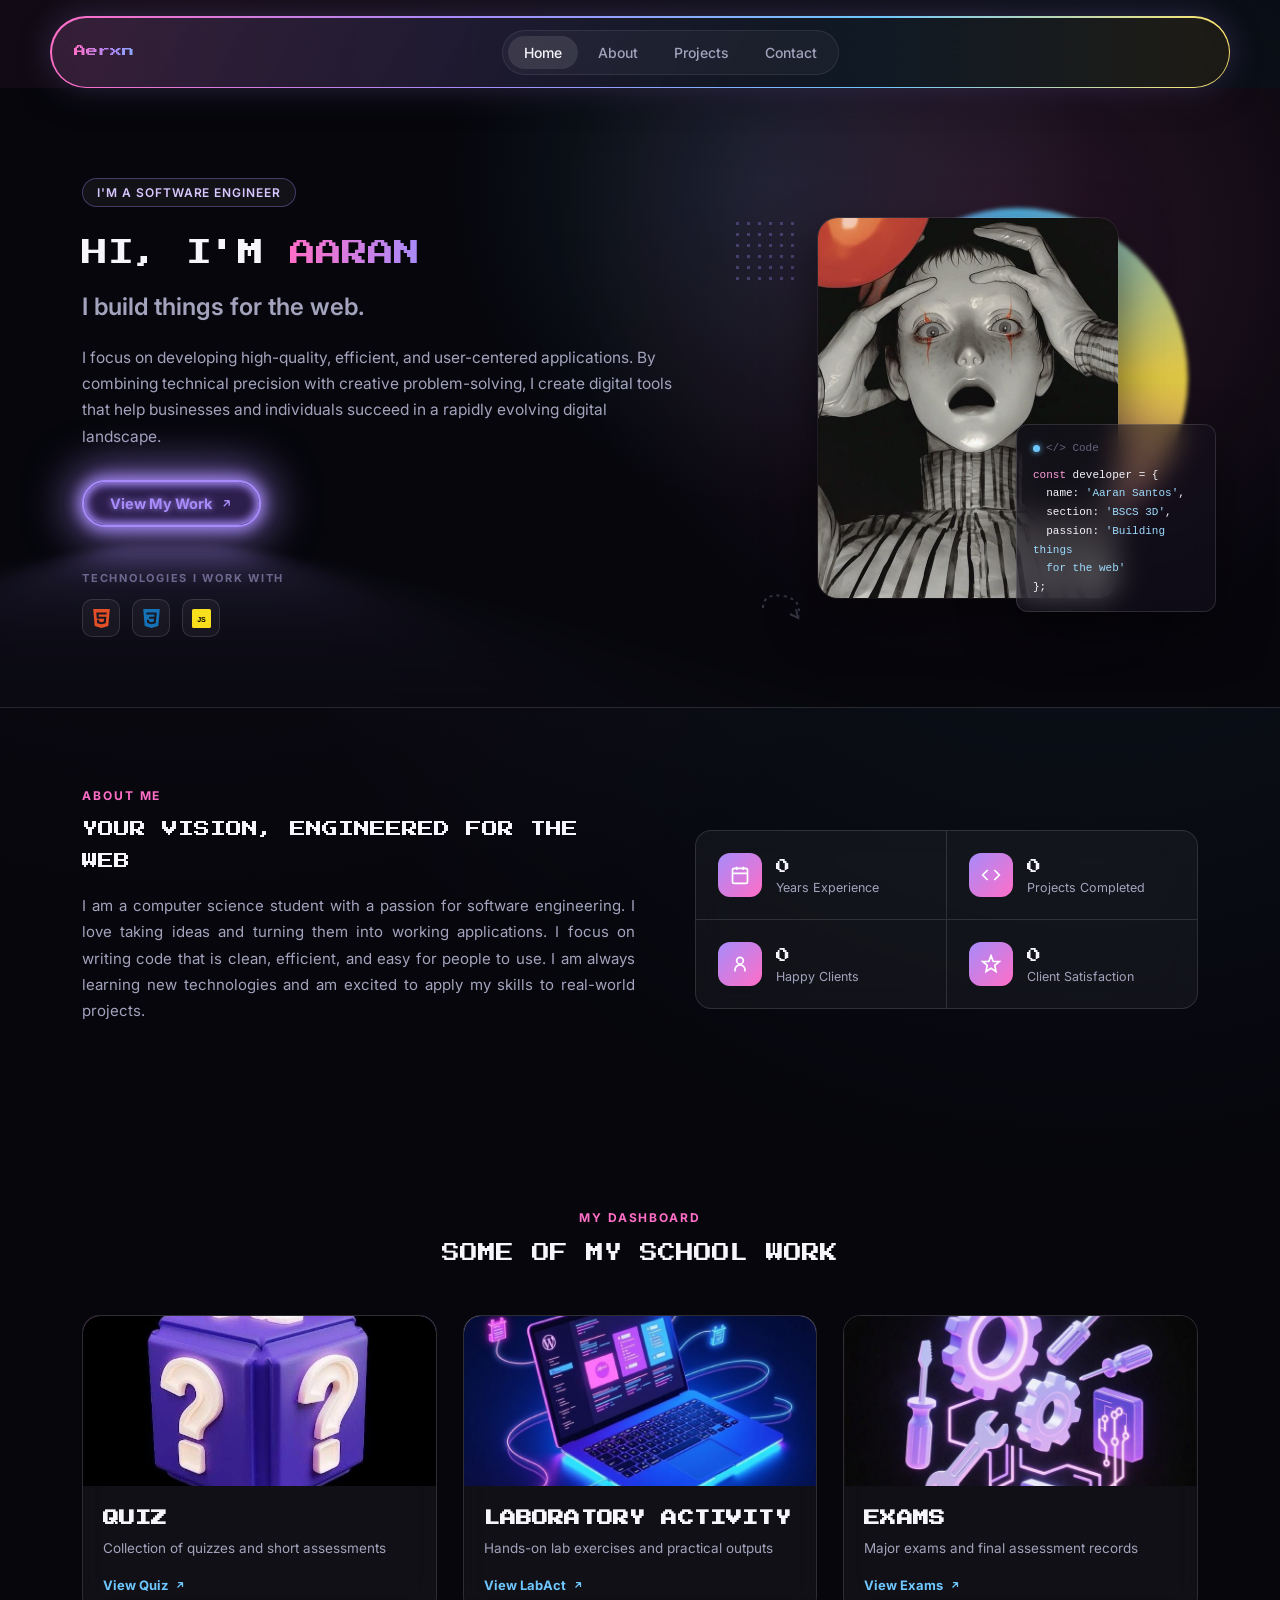
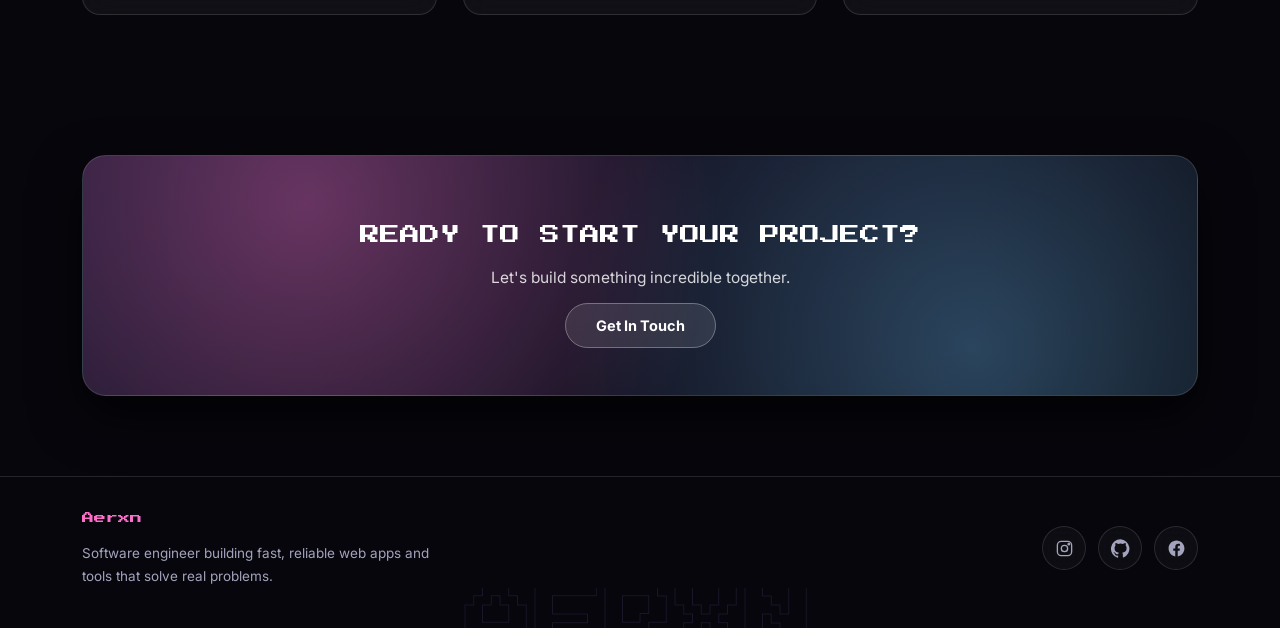
<file: index.html>
<!DOCTYPE html>
<html lang="en">
<head>
<meta charset="UTF-8">
<meta name="viewport" content="width=device-width, initial-scale=1.0">
<title>Aerxn</title>
<link rel="icon" type="image/jpeg" href="asaka.png">
<link rel="stylesheet" href="style.css">
</head>
<body>

<!--navigator in the upper part-->
<header>
  <div class="nav-shell">
  <nav>
    <div class="logo">Aerxn</div>
    <ul class="nav-links" id="navLinks">
      <li><a href="#home" class="active">Home</a></li>
      <li><a href="#about">About</a></li>
      <li><a href="#projects">Projects</a></li>
      <li><a href="#contact">Contact</a></li>
    </ul>
    <div style="display:flex;align-items:center;gap:14px;">
      <button class="menu-toggle" id="menuToggle" aria-label="Toggle menu">☰</button>
    </div>
  </nav>
  </div>
</header>

<!-- ================= introduction hero ================= -->
<section class="hero" id="home">
  <div class="container hero-grid">
    <div>
      <span class="eyebrow">I'M A SOFTWARE ENGINEER</span>
      <h1>Hi, I'm <span class="accent">Aaran</span></h1>
      <h2>I build things for the web.</h2>
      <p>I focus on developing high-quality, efficient, and user-centered applications. By combining technical precision with creative problem-solving, 
        I create digital tools that help businesses and individuals succeed in a rapidly evolving digital landscape.</p>
      <div class="hero-btns">
        <a href="#projects" class="btn-primary">View My Work
          <svg width="13" height="13" viewBox="0 0 24 24" fill="none" stroke="currentColor" stroke-width="2.5"><path d="M7 17L17 7M17 7H8M17 7V16"/></svg>
        </a>
      </div>
      <div class="tech-label">TECHNOLOGIES I WORK WITH</div>
      <div class="tech-icons">
        <div class="icon-box" title="HTML5">
          <svg viewBox="0 0 24 24"><path fill="#e34f26" d="M1.5 0h21l-1.91 21.563L11.977 24l-8.564-2.438L1.5 0zm7.031 9.75l-.232-2.718 10.059.003.23-2.622L5.412 4.41l.698 8.01h9.126l-.326 3.426-2.91.804-2.955-.81-.188-2.11H6.248l.33 4.171L12 19.351l5.379-1.443.744-8.157H8.531z"/></svg>
        </div>
        <div class="icon-box" title="CSS3">
          <svg viewBox="0 0 24 24"><path fill="#1572b6" d="M1.5 0h21l-1.91 21.563L11.977 24l-8.564-2.438L1.5 0zm17.09 4.413L5.41 4.41l.213 2.622 10.125.002-.255 2.716h-6.64l.24 2.573h6.182l-.366 3.523-2.91.804-2.956-.81-.188-2.11h-2.61l.29 3.855L12 19.351l5.379-1.443L18.59 4.413z"/></svg>
        </div>
        <div class="icon-box" title="JavaScript">
          <svg viewBox="0 0 24 24">
            <rect width="24" height="24" rx="2" fill="#f7df1e"/>
            <text x="12" y="16.5" text-anchor="middle" font-family="Arial, Helvetica, sans-serif" font-weight="700" font-size="9" fill="#000000">JS</text>
          </svg>
        </div>
      </div>
    </div>

    <!-- profile pic section -->
    <div class="hero-visual">
      <div class="blob"></div>
      <div class="dots"></div>
      <div class="avatar-wrap">
        <!-- this is the first image visitors see, so it loads eagerly (not lazy) and is flagged high priority -->
        <img class="avatar-photo" src="clown.jpg" alt="Profile photo" loading="eager" fetchpriority="high">
      </div>

      <!-- floating section besides prof -->
      <div class="code-card">
        <div class="code-head"><span class="dot"></span> &lt;/&gt; Code</div>
        <div><span class="k">const</span> developer = {</div>
        <div>&nbsp;&nbsp;name: <span class="s">'Aaran Santos'</span>,</div>
        <div>&nbsp;&nbsp;section: <span class="s">'BSCS 3D'</span>,</div>
        <div>&nbsp;&nbsp;passion: <span class="s">'Building things</span></div>
        <div>&nbsp;&nbsp;<span class="s">for the web'</span></div>
        <div>};</div>
      </div>
      <svg class="swirl-arrow" viewBox="0 0 60 60" fill="none" stroke="currentColor" stroke-width="2">
        <path d="M5 20 Q5 5 25 8 Q45 11 40 30" stroke-dasharray="3 4"/>
        <path d="M32 26 L40 30 L38 21" fill="none"/>
      </svg>
    </div>
  </div>
</section>

<!-- ================= about section ================= -->
<section class="about" id="about">
  <div class="container about-grid">
    <div>
      <span class="section-eyebrow">ABOUT ME</span>
      <h3>Your Vision, Engineered for the Web</h3>
      <p>I am a computer science student with a passion for software engineering. I love taking ideas and turning them into working applications. 
        I focus on writing code that is clean, efficient, and easy for people to use. I am always learning new technologies and am excited to apply my skills to real-world projects.</p>
    </div>
    <div class="stats-grid">
      <div class="stat">
        <div class="stat-icon"><svg viewBox="0 0 24 24" fill="none" stroke="#fff" stroke-width="2"><rect x="3" y="4" width="18" height="18" rx="2"/><path d="M16 2v4M8 2v4M3 10h18"/></svg></div>
        <div><div class="stat-num">0</div><div class="stat-label">Years Experience</div></div>
      </div>
      <div class="stat">
        <div class="stat-icon"><svg viewBox="0 0 24 24" fill="none" stroke="#fff" stroke-width="2"><path d="M16 18l6-6-6-6M8 6l-6 6 6 6"/></svg></div>
        <div><div class="stat-num">0</div><div class="stat-label">Projects Completed</div></div>
      </div>
      <div class="stat">
        <div class="stat-icon"><svg viewBox="0 0 24 24" fill="none" stroke="#fff" stroke-width="2"><circle cx="12" cy="8" r="4"/><path d="M6 21v-2a6 6 0 0112 0v2"/></svg></div>
        <div><div class="stat-num">0</div><div class="stat-label">Happy Clients</div></div>
      </div>
      <div class="stat">
        <div class="stat-icon"><svg viewBox="0 0 24 24" fill="none" stroke="#fff" stroke-width="2"><path d="M12 2l2.6 6.8L22 9l-5.5 4.6L18 21l-6-3.8L6 21l1.5-7.4L2 9l7.4-.2z"/></svg></div>
        <div><div class="stat-num">0</div><div class="stat-label">Client Satisfaction</div></div>
      </div>
    </div>
  </div>
</section>

<!-- dashboard section  -->
<section class="projects" id="projects">
  <div class="container">
    <span class="section-eyebrow">MY DASHBOARD</span>
    <h3>Some of My School Work</h3>
    <div class="projects-grid">
      <a href="Activities.html#quiz" class="project-card">
        <div class="project-thumb thumb-1">
          <img src="quiz icon.jpg" alt="Quiz" loading="lazy">
        </div>
        <div class="project-body">
          <h4>Quiz</h4>
          <p>Collection of quizzes and short assessments</p>
          <span class="view-link">View Quiz
            <svg width="12" height="12" viewBox="0 0 24 24" fill="none" stroke="currentColor" stroke-width="2.5"><path d="M7 17L17 7M17 7H8M17 7V16"/></svg>
          </span>
        </div>
      </a>
      <a href="Activities.html#labact" class="project-card">
        <div class="project-thumb thumb-2">
          <img src="computer.jpg" alt="labact" loading="lazy">
        </div>
        <div class="project-body">
          <h4>Laboratory Activity</h4>
          <p>Hands-on lab exercises and practical outputs</p>
          <span class="view-link">View LabAct
            <svg width="12" height="12" viewBox="0 0 24 24" fill="none" stroke="currentColor" stroke-width="2.5"><path d="M7 17L17 7M17 7H8M17 7V16"/></svg>
          </span>
        </div>
      </a>
      <a href="Activities.html#exams" class="project-card">
        <div class="project-thumb thumb-3">
          <img src="exam.jpg" alt="labact" loading="lazy">
        </div>
        <div class="project-body">
          <h4>Exams</h4>
          <p>Major exams and final assessment records</p>
          <span class="view-link">View Exams
            <svg width="12" height="12" viewBox="0 0 24 24" fill="none" stroke="currentColor" stroke-width="2.5"><path d="M7 17L17 7M17 7H8M17 7V16"/></svg>
          </span>
        </div>
      </a>
    </div>
  </div>
</section>

<!-- ================= contact section ================= -->
 <section class="contact" id="contact">
  <div class="container">
    <div class="cta-banner">
      <h3>Ready to Start Your Project?</h3>
      <p>Let's build something incredible together.</p>
      <a href="contact.html" class="btn-cta" id="getInTouchBtn">Get In Touch</a>
    </div>
  </div>
</section>

<!-- footer, removed the bottom copyright line so it just ends after the socials now -->
<footer class="site-footer">
  <div class="container footer-grid">
    <div class="footer-brand">
      <div class="logo">Aerxn</div>
      <p>Software engineer building fast, reliable web apps and tools that solve real problems.</p>
    </div>
    
    <!--social media section-->
    <div class="footer-col footer-col-icons">
      <div class="footer-socials">
        <a href="https://www.instagram.com/ae.rxnnn" target="_blank" rel="noopener" aria-label="Instagram"><svg viewBox="0 0 24 24" fill="none" stroke="currentColor" stroke-width="1.7"><rect x="3" y="3" width="18" height="18" rx="5"/><circle cx="12" cy="12" r="4"/><circle cx="17.5" cy="6.5" r="1"/></svg></a>
        <a href="https://github.com/ran-nn00" aria-label="GitHub"><svg viewBox="0 0 24 24" fill="currentColor"><path d="M12 .3a12 12 0 00-3.8 23.4c.6.1.8-.3.8-.6v-2.2c-3.3.7-4-1.6-4-1.6-.6-1.4-1.4-1.8-1.4-1.8-1.1-.8.1-.8.1-.8 1.2.1 1.9 1.2 1.9 1.2 1.1 1.9 2.9 1.3 3.6 1 .1-.8.4-1.3.8-1.6-2.7-.3-5.5-1.3-5.5-5.9 0-1.3.5-2.4 1.2-3.2-.1-.3-.5-1.5.1-3.2 0 0 1-.3 3.3 1.2a11.5 11.5 0 016 0c2.3-1.5 3.3-1.2 3.3-1.2.6 1.7.2 2.9.1 3.2.8.8 1.2 1.9 1.2 3.2 0 4.6-2.8 5.6-5.5 5.9.4.4.8 1.1.8 2.2v3.3c0 .3.2.7.8.6A12 12 0 0012 .3z"/></svg></a>
        <a href="https://www.facebook.com/share/19PNof8DN8/" aria-label="Facebook"><svg viewBox="0 0 24 24" fill="currentColor"><path d="M22 12.06C22 6.5 17.52 2 12 2S2 6.5 2 12.06c0 5 3.66 9.15 8.44 9.94v-7.03H7.9v-2.91h2.54V9.85c0-2.5 1.49-3.89 3.77-3.89 1.09 0 2.23.2 2.23.2v2.45h-1.26c-1.24 0-1.63.77-1.63 1.56v1.89h2.78l-.44 2.91h-2.34V22c4.78-.79 8.44-4.94 8.44-9.94z"/></svg></a>
      </div>
    </div>
  </div>

  <div class="footer-ghost">AERXN</div>
</footer>

<script src="script.js"></script>
</body>
</html>
</file>
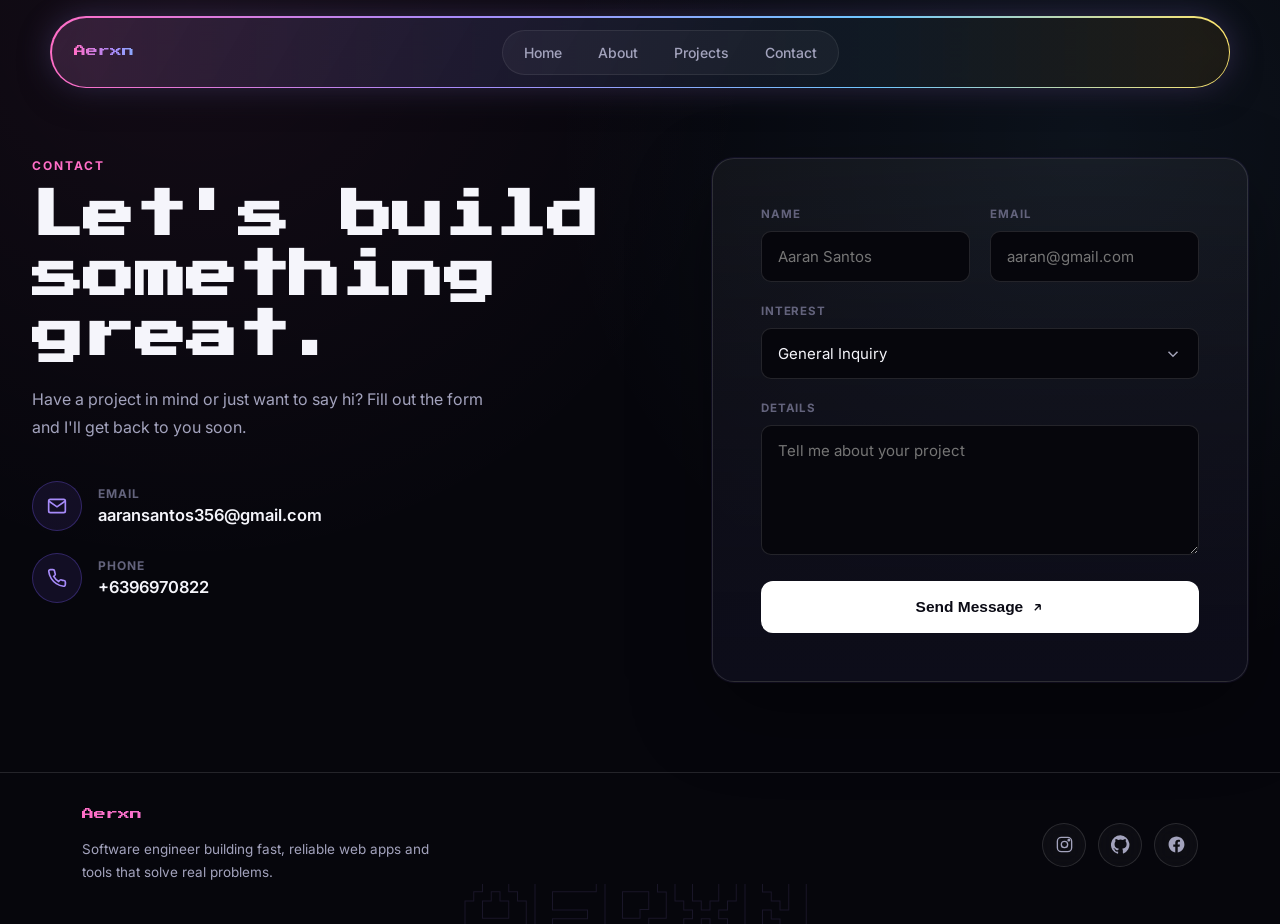
<file: contact.html>
<!DOCTYPE html>
<html lang="en">
<head>
<meta charset="UTF-8">
<meta name="viewport" content="width=device-width, initial-scale=1.0">
<title>Contact — Aerxn</title>
<link rel="icon" type="image/jpeg" href="asaka.png">
<link rel="stylesheet" href="style.css">
<link rel="stylesheet" href="contact.css">
</head>
<body>

<header>
  <div class="nav-shell">
  <nav>
    <a href="index.html" class="logo">Aerxn</a>
    <ul class="nav-links" id="navLinks">
      <li><a href="index.html#home">Home</a></li>
      <li><a href="index.html#about">About</a></li>
      <li><a href="index.html#projects">Projects</a></li>
      <li><a href="contact.html" class="active">Contact</a></li>
    </ul>
    <div style="display:flex;align-items:center;gap:14px;">
      <button class="menu-toggle" id="menuToggle" aria-label="Toggle menu">☰</button>
    </div>
  </nav>
  </div>
</header>

<!-- ================= CONTACT PAGE ================= -->
<section class="contact contact-page" id="contact">
  <div class="container contact-layout">
    <div class="contact-copy">
      <span class="section-eyebrow">CONTACT</span>
      <h3>Let's build something great.</h3>
      <p>Have a project in mind or just want to say hi? Fill out the form and I'll get back to you soon.</p>
      <div class="contact-detail">
        <div class="detail-icon"><svg width="17" height="17" viewBox="0 0 24 24" fill="none" stroke="currentColor" stroke-width="2"><rect x="2" y="4" width="20" height="16" rx="2"/><path d="M22 6l-10 7L2 6"/></svg></div>
        <div>
          <span class="detail-label">Email</span>
          <span class="detail-value">aaransantos356@gmail.com</span>
        </div>
      </div>
      <div class="contact-detail">
        <div class="detail-icon"><svg width="17" height="17" viewBox="0 0 24 24" fill="none" stroke="currentColor" stroke-width="2"><path d="M22 16.9v3a2 2 0 01-2.2 2 19.8 19.8 0 01-8.6-3.1 19.5 19.5 0 01-6-6 19.8 19.8 0 01-3.1-8.7A2 2 0 014.1 2h3a2 2 0 012 1.7c.1 1 .3 2 .7 2.9a2 2 0 01-.4 2.1L8 10.1a16 16 0 006 6l1.4-1.4a2 2 0 012.1-.4c.9.4 1.9.6 2.9.7a2 2 0 011.7 2z"/></svg></div>
        <div>
          <span class="detail-label">Phone</span>
          <span class="detail-value">+6396970822</span>
        </div>
      </div>
    </div>

    <div class="contact-form-card">
      <form id="contactForm">
        <div class="form-row">
          <div class="form-field">
            <label>Name</label>
            <input type="text" placeholder="Aaran Santos" required>
          </div>
          <div class="form-field">
            <label>Email</label>
            <input type="email" placeholder="aaran@gmail.com" required>
          </div>
        </div>
        <div class="form-field">
          <label>Interest</label>
          <select>
            <option>General Inquiry</option>
            <option>Web Development</option>
            <option>Collaboration</option>
            <option>Other</option>
          </select>
        </div>
        <div class="form-field">
          <label>Details</label>
          <textarea placeholder="Tell me about your project" required></textarea>
        </div>
        <button type="submit" class="btn-send">Send Message
          <svg width="13" height="13" viewBox="0 0 24 24" fill="none" stroke="currentColor" stroke-width="2.5"><path d="M7 17L17 7M17 7H8M17 7V16"/></svg>
        </button>
        <div class="form-msg" id="formMsg">Thanks! Your message has been noted (demo only — connect a backend to actually receive messages).</div>
      </form>
    </div>
  </div>
</section>

<!-- footer, removed the bottom copyright line to match the other pages -->
<footer class="site-footer">
  <div class="container footer-grid">
    <div class="footer-brand">
      <div class="logo">Aerxn</div>
      <p>Software engineer building fast, reliable web apps and tools that solve real problems.</p>
    </div>

    <div class="footer-col footer-col-icons">
      <div class="footer-socials">
        <a href="https://www.instagram.com/ae.rxnnn" target="_blank" rel="noopener" aria-label="Instagram"><svg viewBox="0 0 24 24" fill="none" stroke="currentColor" stroke-width="1.7"><rect x="3" y="3" width="18" height="18" rx="5"/><circle cx="12" cy="12" r="4"/><circle cx="17.5" cy="6.5" r="1"/></svg></a>
        <a href="https://github.com/ran-nn00" aria-label="GitHub"><svg viewBox="0 0 24 24" fill="currentColor"><path d="M12 .3a12 12 0 00-3.8 23.4c.6.1.8-.3.8-.6v-2.2c-3.3.7-4-1.6-4-1.6-.6-1.4-1.4-1.8-1.4-1.8-1.1-.8.1-.8.1-.8 1.2.1 1.9 1.2 1.9 1.2 1.1 1.9 2.9 1.3 3.6 1 .1-.8.4-1.3.8-1.6-2.7-.3-5.5-1.3-5.5-5.9 0-1.3.5-2.4 1.2-3.2-.1-.3-.5-1.5.1-3.2 0 0 1-.3 3.3 1.2a11.5 11.5 0 016 0c2.3-1.5 3.3-1.2 3.3-1.2.6 1.7.2 2.9.1 3.2.8.8 1.2 1.9 1.2 3.2 0 4.6-2.8 5.6-5.5 5.9.4.4.8 1.1.8 2.2v3.3c0 .3.2.7.8.6A12 12 0 0012 .3z"/></svg></a>
        <a href="https://www.facebook.com/share/19PNof8DN8/" aria-label="Facebook"><svg viewBox="0 0 24 24" fill="currentColor"><path d="M22 12.06C22 6.5 17.52 2 12 2S2 6.5 2 12.06c0 5 3.66 9.15 8.44 9.94v-7.03H7.9v-2.91h2.54V9.85c0-2.5 1.49-3.89 3.77-3.89 1.09 0 2.23.2 2.23.2v2.45h-1.26c-1.24 0-1.63.77-1.63 1.56v1.89h2.78l-.44 2.91h-2.34V22c4.78-.79 8.44-4.94 8.44-9.94z"/></svg></a>
      </div>
    </div>
  </div>

  <div class="footer-ghost">AERXN</div>
</footer>

<script src="script.js"></script>
</body>
</html>
</file>
<file: style.css>
@import url('https://fonts.googleapis.com/css2?family=Press+Start+2P&family=Inter:wght@400;500;600;700&display=swap');

:root{
    /* Y2K / holographic aesthetic: near-black base, iridescent chrome accents */
    --bg: #06060c;
    --bg-alt: #08080f;
    --card: rgba(255,255,255,0.045);
    --card-border: rgba(255,255,255,0.12);
    --purple: #a78bfa;   /* holo purple */
    --purple-dark: #6d5bd0;
    --blue: #6ec7ff;     /* holo cyan */
    --pink: #ff6ec7;     /* holo pink */
    --yellow: #ffe66d;   /* holo yellow, used sparingly */
    --light: #d9d9ff;
    --text: #f5f5fb;
    --text-dim: #a3a3bd;
    --text-faint: #63637c;
  }
  /* reset so browsers dont add their own spacing */
  *{margin:0;padding:0;box-sizing:border-box;}
  html{scroll-behavior:smooth;} /* makes clicking nav links scroll smoothly instead of jumping */
  body{
    background:
      radial-gradient(circle at 15% 0%, rgba(255,110,199,0.06), transparent 40%),
      radial-gradient(circle at 85% 15%, rgba(110,199,255,0.07), transparent 40%),
      var(--bg);
    color:var(--text);
    font-family:'Inter', -apple-system, BlinkMacSystemFont, Roboto, Helvetica, Arial, sans-serif;
    overflow-x:hidden; /* stops the page from scrolling sideways */
  }
  a{text-decoration:none;color:inherit;}
  ul{list-style:none;}
  img{max-width:100%;display:block;}
  .container{max-width:1180px;margin:0 auto;padding:0 32px;} /* keeps content centered and not too wide */
  section{position:relative;}

  /* retro 8-bit headings — Press Start 2P for that old-arcade look. Pixel fonts run wide
     and have no lowercase descenders, so headings get extra line-height and letter-spacing. */
  h1,h2,h3,h4,.logo{font-family:'Press Start 2P', 'Inter', sans-serif;line-height:1.6;}

  /* ---------- NAV ---------- */
  header{
    position:sticky;top:0;z-index:100; /* sticks to top when scrolling */
    padding:16px 20px 0;
  }
  .nav-shell{
    max-width:1180px;margin:0 auto;
    border-radius:999px;padding:1.5px; /* thin gradient border trick */
    background:linear-gradient(90deg,#ff6ec7,#a78bfa 35%,#6ec7ff 70%,#ffe66d 100%); /* holographic sweep */
    box-shadow:0 0 30px rgba(167,139,250,0.25), 0 8px 30px rgba(0,0,0,0.55);
  }
  nav{
    display:flex;
    align-items:center;
    justify-content:space-between;
    padding:12px 22px;
    border-radius:999px;
    background:linear-gradient(120deg, rgba(20,18,32,0.85), rgba(6,6,12,0.9) 60%);
    backdrop-filter:blur(16px); /* glass/blur effect behind the navbar */
    -webkit-backdrop-filter:blur(16px);
  }
  .logo{
    display:flex;
    align-items:center;
    gap:8px;
    font-weight:400;
    font-size:12px;
    letter-spacing:0;
    background:linear-gradient(90deg,#ff6ec7,#a78bfa,#6ec7ff,#ffe66d); /* holographic chrome text */
    background-size:200% auto;
    -webkit-background-clip:text;background-clip:text;color:transparent;
  }
  .nav-links{
    display:flex;gap:4px;align-items:center;
    background:rgba(255,255,255,0.04);border:1px solid rgba(255,255,255,0.08);
    border-radius:999px;padding:5px;
  }
  .nav-links a{
    font-family:'Inter',sans-serif;
    font-size:14px;color:var(--text-dim);font-weight:500;
    transition:color .2s, background .2s;position:relative;
    padding:8px 16px;border-radius:999px;display:inline-block;
  }
  .nav-links a:hover{color:var(--text);}
  .nav-links a.active{color:var(--text);background:rgba(255,255,255,0.1);} /* shows which page/section is active */
  .hire-btn{
    font-family:'Inter',sans-serif;
    background:rgba(255,255,255,0.05);border:1px solid rgba(167,139,250,0.5);color:#fff;
    padding:9px 18px;border-radius:999px;font-weight:600;font-size:13.5px;
    display:inline-flex;align-items:center;gap:6px;cursor:pointer;
    box-shadow:0 0 16px rgba(167,139,250,0.25);
    backdrop-filter:blur(8px);
    transition:transform .2s, box-shadow .2s, background .2s;
  }
  .hire-btn:hover{transform:translateY(-2px);box-shadow:0 0 26px rgba(167,139,250,0.45);background:rgba(167,139,250,0.14);}
  .menu-toggle{display:none;background:none;border:none;color:var(--text);font-size:24px;cursor:pointer;} /* hamburger icon, only shows on mobile */

  /* ---------- HERO ---------- */
  .hero{
    padding:90px 0 70px;
    background:
      radial-gradient(circle at 78% 25%, rgba(255,110,199,0.14), transparent 40%), /* pink lens-flare glow */
      radial-gradient(circle at 60% 15%, rgba(110,199,255,0.12), transparent 35%), /* cyan lens-flare glow */
      var(--bg);
    overflow:hidden;
  }
  .hero-grid{
    display:grid;
    grid-template-columns:1fr 460px; /* text on left, photo on right */
    gap:50px;
    align-items:center;
  }
  .eyebrow{
    display:inline-block;
    background:rgba(255,255,255,0.05);
    border:1px solid rgba(167,139,250,0.35);color:#d9c7ff;
    font-family:'Inter',sans-serif;
    font-size:12px;
    font-weight:600;
    letter-spacing:.08em;
    text-transform:uppercase;
    padding:6px 14px;
    border-radius:20px;
    margin-bottom:22px;
    backdrop-filter:blur(6px);
  }
  .hero h1{
    font-size:26px;
    font-weight:400;
    line-height:1.9;
    letter-spacing:0;
    margin-bottom:10px;
    text-transform:uppercase;
  }
  .hero h1 .accent{
    background:linear-gradient(90deg,#ff6ec7,#a78bfa,#6ec7ff); /* holographic gradient name */
    background-size:200% auto;
    -webkit-background-clip:text;
    background-clip:text;
    color:transparent;
  }
  .hero h2{
    font-family:'Inter',sans-serif;
    font-size:24px;
    font-weight:600;
    color:var(--text-dim);
    margin-bottom:18px;
    letter-spacing:0;
  }
  .hero p{
    font-family:'Inter',sans-serif;
    color:var(--text-dim);
    font-size:15.5px;
    line-height:1.7;
    max-width:100%;
    margin-bottom:30px;
  }
  .hero-btns{display:flex;gap:14px;margin-bottom:44px;}
  /* glow button — adapted from a Uiverse.io button (by cssbuttons-io) to match the site's holo-purple palette */
  .btn-primary{
    --glow-color: var(--purple);
    --glow-spread-color: rgba(167,139,250,0.55);
    --btn-color: #2c1f4d;
    font-family:'Inter',sans-serif;
    border:.2em solid var(--glow-color);
    padding:13px 26px;
    color:var(--glow-color);
    font-weight:700;font-size:14.5px;
    background-color:var(--btn-color);
    border-radius:999px;
    outline:none;
    box-shadow:0 0 1em .2em var(--glow-color),
      0 0 3em 1em var(--glow-spread-color),
      inset 0 0 .6em .2em var(--glow-color);
    text-shadow:0 0 .5em var(--glow-color);
    display:inline-flex;align-items:center;gap:8px;
    position:relative;
    overflow:visible;
    transition:all .3s;
  }
  .btn-primary::after{
    pointer-events:none;
    content:"";
    position:absolute;
    top:120%;left:0;
    height:100%;width:100%;
    background-color:var(--glow-spread-color);
    filter:blur(1.5em);
    opacity:.6;
    transform:perspective(1.5em) rotateX(35deg) scale(1,.6);
  }
  .btn-primary:hover{
    color:var(--btn-color);
    background-color:var(--glow-color);
    box-shadow:0 0 1em .2em var(--glow-color),
      0 0 3em 1.5em var(--glow-spread-color),
      inset 0 0 .6em .2em var(--glow-color);
    transform:none;
  }
  .btn-primary:active{
    box-shadow:0 0 .5em .2em var(--glow-color),
      0 0 2em 1.5em var(--glow-spread-color),
      inset 0 0 .4em .2em var(--glow-color);
  }
  .btn-outline{
    font-family:'Inter',sans-serif;
    border:1px solid var(--card-border);color:var(--text);
    padding:13px 24px;border-radius:999px;font-weight:600;font-size:14.5px;
    display:inline-flex;align-items:center;gap:8px;transition:.2s;
    background:rgba(255,255,255,0.04);backdrop-filter:blur(8px);
  }
  .btn-outline:hover{border-color:var(--purple);background:rgba(167,139,250,0.1);}
  .tech-label{
    font-family:'Inter',sans-serif;
    font-size:11px;color:var(--text-faint);letter-spacing:.16em;font-weight:700;margin-bottom:14px;
    text-transform:uppercase;
  }
  .tech-icons{display:flex;gap:12px;}
  .tech-icons .icon-box{
    width:38px;height:38px;border-radius:10px;display:flex;align-items:center;justify-content:center;
    background:var(--card);border:1px solid var(--card-border);backdrop-filter:blur(8px);
    transition:transform .2s,border-color .2s;
  }
  .tech-icons .icon-box:hover{transform:translateY(-3px);border-color:var(--purple);}
  .tech-icons svg{width:19px;height:19px;}

  /* hero visual, this is the pic + floating code card next to it */
  .hero-visual{position:relative;display:flex;justify-content:center;align-items:center;height:420px;}
  .blob{
    position:absolute;width:340px;height:340px;border-radius:50%;
    background:
      radial-gradient(circle at 30% 25%, rgba(255,255,255,0.55), transparent 22%), /* bright lens-flare hotspot */
      conic-gradient(from 180deg, #ff6ec7, #a78bfa, #6ec7ff, #ffe66d, #ff6ec7); /* holographic bubble */
    filter:blur(2px) saturate(1.3);
    opacity:.85;
    top:10px;right:10px;
    animation:float 6s ease-in-out infinite, spin 14s linear infinite; /* floats and slowly rotates its holo sheen */
  }
  @keyframes float{0%,100%{transform:translateY(0);}50%{transform:translateY(-14px);}}
  @keyframes spin{0%{filter:hue-rotate(0deg) blur(2px) saturate(1.3);}100%{filter:hue-rotate(360deg) blur(2px) saturate(1.3);}}
  .dots{
    position:absolute;top:20px;left:-6px;width:70px;height:70px;
    background-image:radial-gradient(rgba(167,139,250,.5) 1.6px, transparent 1.6px);
    background-size:11px 11px;opacity:.6; /* little dot pattern decoration */
  }
  .avatar-wrap{
    position:relative;z-index:2;width:300px;height:380px;
    display:flex;align-items:flex-end;justify-content:center;
  }
  .avatar-photo{
    width:100%;height:100%;object-fit:cover;object-position:top center;
    border-radius:20px;box-shadow:0 20px 50px rgba(0,0,0,.6), 0 0 0 1px rgba(255,255,255,0.1);
  }
  .code-card{
    position:absolute;bottom:6px;right:-18px;z-index:3; /* floating glass code snippet card beside the photo */
    background:rgba(20,18,32,0.55);border:1px solid var(--card-border);
    border-radius:12px;padding:14px 16px;width:200px;
    box-shadow:0 20px 50px rgba(0,0,0,.5);
    backdrop-filter:blur(14px);-webkit-backdrop-filter:blur(14px);
    font-family:'Courier New',monospace;font-size:11px;line-height:1.7;
    animation:float 5s ease-in-out infinite 1s;
  }
  .code-card .code-head{
    display:flex;align-items:center;gap:6px;color:var(--text-faint);
    margin-bottom:8px;font-family:inherit;font-size:11px;
  }
  .code-head .dot{width:7px;height:7px;border-radius:50%;background:var(--blue);box-shadow:0 0 6px var(--blue);} /* little glowing "online" dot */
  .code-card .k{color:#ff9ede;} /* keyword color, holo pink */
  .code-card .s{color:#9edcff;} /* string color, holo cyan */
  .code-card .p{color:#d9c7ff;} /* holo lilac */
  .swirl-arrow{
    position:absolute;bottom:-30px;left:20px;width:60px;height:60px;
    color:var(--text-faint);opacity:.5;
  }

  /* ---------- ABOUT ---------- */
  .about{
    padding:80px 0;
    border-top:1px solid var(--card-border);
  }
  .about-grid{
    display:grid;
    grid-template-columns:1.1fr 1fr;
    gap:60px;
    align-items:center;
  }
  .section-eyebrow{
    font-family:'Inter',sans-serif;
    font-size:12px;
    font-weight:700;
    letter-spacing:.16em;
    color:var(--pink);
    text-transform:uppercase;
    margin-bottom:10px;
    display:block;
  }
  .about h3{
    font-size:16px;
    font-weight:400;
    line-height:2;
    margin-bottom:16px;
    letter-spacing:0;
    text-transform:uppercase;
  }
  .about p{
    font-family:'Inter',sans-serif;
    color:var(--text-dim);
    font-size:15px;
    line-height:1.75;
    margin-bottom:26px;
    max-width:100%;
    text-align: justify;
  }
  .stats-grid{
    display:grid;
    grid-template-columns:1fr 1fr; /* the 4 little stat boxes, 2x2 */
    gap:0;
    border-radius:16px;
    overflow:hidden;
    border:1px solid var(--card-border);
    background:var(--card);
    backdrop-filter:blur(14px);-webkit-backdrop-filter:blur(14px);
  }
  .stat{
    display:flex;
    align-items:center;
    gap:14px;
    padding:22px;
    border-bottom:1px solid var(--card-border);
  }
  .stat:nth-child(1){border-right:1px solid var(--card-border);}
  .stat:nth-child(3){border-right:1px solid var(--card-border);border-bottom:none;}
  .stat:nth-child(4){border-bottom:none;} /* removes borders on the last row/col so it looks clean */
  .stat-icon{
    width:44px;height:44px;border-radius:12px;flex-shrink:0;
    background:linear-gradient(135deg,var(--purple),var(--pink));
    display:flex;align-items:center;justify-content:center;
  }
  .stat-icon svg{width:20px;height:20px;color:#0a0a12;}
  .stat-num{font-family:'Press Start 2P',sans-serif;font-size:14px;font-weight:400;letter-spacing:0;line-height:1.8;}
  .stat-label{font-family:'Inter',sans-serif;font-size:12.5px;color:var(--text-dim);}

  /* ---------- PROJECTS / DASHBOARD ---------- */
  .projects{padding:80px 0;text-align:center;}
  .projects h3{font-size:18px;font-weight:400;margin-top:8px;margin-bottom:44px;letter-spacing:0;line-height:2;text-transform:uppercase;}
  .projects-grid{display:grid;grid-template-columns:repeat(3,1fr);gap:26px;text-align:left;} /* 3 project cards in a row */
  .project-card{
    background:var(--card);border:1px solid var(--card-border);border-radius:18px;overflow:hidden;
    backdrop-filter:blur(14px);-webkit-backdrop-filter:blur(14px);
    transition:transform .25s, border-color .25s;
    display:block;cursor:pointer;
  }
  .project-card:hover{transform:translateY(-6px);border-color:var(--purple);} /* card lifts up a bit on hover */
  .project-thumb{
    height:170px;position:relative;
    font-weight:700;font-size:12px;color:rgba(255,255,255,0.75);
    overflow:hidden;
  }
  .thumb-1{background:conic-gradient(from 200deg,#ff6ec7,#a78bfa,#6ec7ff);}
  .thumb-2{background:linear-gradient(135deg,#f0f0ff,#d9c7ff);}
  .thumb-3{background:linear-gradient(135deg,#0a0a12,#1a1830);}
  .thumb-icon{width:64px;height:64px;opacity:.9;}
  .thumb-1 .thumb-icon, .thumb-3 .thumb-icon{color:rgba(255,255,255,0.9);}
  .thumb-2 .thumb-icon{color:rgba(109,91,208,0.55);}
  .project-card:hover .thumb-icon{transform:scale(1.08);transition:transform .25s;}
  .project-thumb img{
    position:absolute;
    inset:0;
    width:100%;
    height:100%;
    object-fit:cover; /* makes the thumbnail images fill the box without stretching */
    display:block;
    border-radius:0;
  }
  .project-body{padding:20px;}
  .project-body h4{font-size:16px;font-weight:700;margin-bottom:6px;text-transform:uppercase;letter-spacing:0.01em;}
  .project-body p{font-family:'Inter',sans-serif;font-size:13.5px;color:var(--text-dim);line-height:1.6;margin-bottom:14px;}
  .view-link{
    font-family:'Inter',sans-serif;
    font-size:13px;font-weight:700;color:var(--blue);display:inline-flex;align-items:center;gap:6px;
  }
  .dots-nav{display:flex;justify-content:center;gap:8px;margin-top:36px;}
  .dots-nav span{width:7px;height:7px;border-radius:50%;background:var(--card-border);}
  .dots-nav span.active{background:linear-gradient(90deg,var(--pink),var(--purple));width:20px;border-radius:5px;transition:.3s;}

  /* ---------- CONTACT / CTA BANNER ---------- */
  .cta-banner{
    background:
      radial-gradient(circle at 20% 20%, rgba(255,110,199,0.35), transparent 45%),
      radial-gradient(circle at 80% 80%, rgba(110,199,255,0.3), transparent 45%),
      linear-gradient(135deg,#1a1830 0%,#0a0a12 100%);
    border:1px solid var(--card-border);
    border-radius:24px;padding:60px 40px;text-align:center;
    box-shadow:0 20px 50px rgba(0,0,0,0.6);
  }
  .cta-banner h3{font-size:20px;font-weight:400;color:#fff;margin-bottom:14px;letter-spacing:0;line-height:1.9;text-transform:uppercase;}
  .cta-banner p{font-family:'Inter',sans-serif;color:rgba(255,255,255,0.82);font-size:15.5px;margin-bottom:28px;}
  .btn-cta{
    font-family:'Inter',sans-serif;
    background:rgba(255,255,255,0.1);border:1px solid rgba(255,255,255,0.3);color:#fff;
    padding:13px 30px;border-radius:999px;font-weight:700;font-size:14.5px;cursor:pointer;
    backdrop-filter:blur(10px);
    transition:transform .2s,background .2s;
  }
  .btn-cta:hover{transform:translateY(-2px);background:rgba(255,255,255,0.18);}

  /* ---------- FOOTER ---------- */
  /* fixed: footer was sitting too far down the page, so i cut the top margin/padding way down */
  .site-footer{border-top:1px solid var(--card-border);padding:32px 0 0;position:relative;overflow:hidden;margin-top:20px;}
  .footer-grid{display:grid;grid-template-columns:1fr auto;gap:40px;align-items:center;position:relative;z-index:1;}
  .footer-brand p{font-family:'Inter',sans-serif;color:var(--text-dim);font-size:13.5px;line-height:1.7;margin:14px 0 0;max-width:360px;}
  .footer-col-icons{display:flex;align-items:center;justify-content:flex-end;}
  .footer-socials{display:flex;gap:12px;} /* the row of instagram/github/facebook icons */
  .footer-socials a{
    width:44px;height:44px;border-radius:50%;border:1px solid var(--card-border);
    display:flex;align-items:center;justify-content:center;transition:.2s;color:var(--text-dim);
    background:rgba(255,255,255,0.03);backdrop-filter:blur(8px);
  }
  .footer-socials a svg{width:19px;height:19px;}
  .footer-socials a:hover{border-color:var(--purple);color:var(--text);background:rgba(167,139,250,0.12);transform:translateY(-2px);}

  .footer-ghost{
    /* the big faint chrome-outline pixel watermark text in the background of the footer */
    position:absolute;bottom:-30px;left:0;right:0;text-align:center;
    font-family:'Press Start 2P',sans-serif;
    font-size:70px;font-weight:400;letter-spacing:0;
    color:transparent;-webkit-text-stroke:1px rgba(167,139,250,0.12);
    pointer-events:none;user-select:none;line-height:1;white-space:nowrap;overflow:hidden;
  }
  /* removed .footer-bottom (the copyright line) from the html, so no rule needed for it anymore */
  .site-footer{padding-bottom:40px;} /* since the bottom line is gone, give the footer some breathing room at the end */

  /* shared padding, used on index.html CTA section too */
  .hidden{display:none;}
  .contact{padding:60px 0;} /* trimmed a bit so the footer isn't pushed down so far */

  /* ---------- RESPONSIVE (gadget sizes) ---------- */
  @media (max-width:900px){
    .hero-grid{grid-template-columns:1fr;}
    .hero-visual{order:-1;height:320px;}
    .about-grid{grid-template-columns:1fr;}
    .skills-grid{grid-template-columns:1fr 1fr;}
    .projects-grid{grid-template-columns:1fr;}
    .contact-grid{grid-template-columns:1fr;}
    .footer-grid{grid-template-columns:1fr;gap:24px;text-align:center;}
    .footer-col-icons{justify-content:center;}
    .footer-brand p{margin-left:auto;margin-right:auto;}
    .footer-ghost{font-size:38px;}
    .cta-banner{padding:44px 24px;}
    .cta-banner h3{font-size:16px;}
  }
  @media (max-width:640px){
    /* mobile nav menu, hidden by default and toggled open with the hamburger button */
    .nav-links{position:fixed;top:74px;left:20px;right:20px;background:rgba(8,8,15,0.96);flex-direction:column;
      padding:20px 24px;border:1px solid var(--card-border);border-radius:16px;display:none;gap:6px;
      backdrop-filter:blur(16px);}
    .nav-links a{width:100%;text-align:center;}
    .nav-links.open{display:flex;}
    .menu-toggle{display:block;}
    .hero h1{font-size:18px;}
    .hero h2{font-size:16px;}
    .skills-grid{grid-template-columns:1fr;}
    .stats-grid{grid-template-columns:1fr;}
    .stat:nth-child(1),.stat:nth-child(3){border-right:none;}
  }

  @media (prefers-reduced-motion: reduce){
    /* respects accessibility setting so things dont move for people who dont want animation */
    *{animation-duration:.001ms !important; transition-duration:.001ms !important;}
  }
  :focus-visible{outline:2px solid var(--purple);outline-offset:2px;} /* shows a holo-purple outline when tabbing with keyboard */
</file>
<file: contact.css>
/* ================= CONTACT PAGE STYLES ================= */
/* Loaded on contact.html only, alongside the shared style.css */

.contact-page{padding:70px 0;}
.contact-page .container{max-width:1450px;}
.contact-layout{display:grid;grid-template-columns:1.1fr 1fr;gap:90px;align-items:start;}
.contact-copy h3{font-size:52px;font-weight:800;line-height:1.15;margin:14px 0 20px;letter-spacing:-0.01em;}
.contact-copy > p{color:var(--text-dim);font-size:16px;line-height:1.7;margin-bottom:40px;max-width:460px;}
.contact-detail{display:flex;align-items:center;gap:16px;margin-bottom:22px;}
.detail-icon{
  width:50px;height:50px;border-radius:50%;flex-shrink:0;
  background:rgba(124,92,255,0.1);border:1px solid rgba(124,92,255,0.3);color:var(--purple);
  display:flex;align-items:center;justify-content:center;
}
.detail-icon svg{width:20px;height:20px;}
.detail-label{display:block;font-size:12px;letter-spacing:.08em;text-transform:uppercase;color:var(--text-faint);font-weight:700;margin-bottom:4px;}
.detail-value{display:block;font-size:16.5px;font-weight:600;color:var(--text);}

.contact-form-card{
  background:linear-gradient(180deg, var(--card), #0d0d1a);
  border:1px solid var(--card-border);border-radius:22px;
  padding:48px;position:relative;
  box-shadow:0 0 0 1px rgba(124,92,255,0.08), 0 30px 80px rgba(0,0,0,0.35);
}
.form-row{display:grid;grid-template-columns:1fr 1fr;gap:20px;}
.form-field{margin-bottom:22px;}
.form-field label{
  display:block;font-size:11.5px;font-weight:700;letter-spacing:.08em;
  color:var(--text-faint);text-transform:uppercase;margin-bottom:10px;
}
.contact-form-card input, .contact-form-card select, .contact-form-card textarea{
  width:100%;background:var(--bg);border:1px solid var(--card-border);border-radius:10px;
  padding:15px 16px;color:var(--text);font-size:15px;font-family:inherit;
}
.contact-form-card select{
  appearance:none;-webkit-appearance:none;cursor:pointer;
  background-image:url("data:image/svg+xml;utf8,<svg xmlns='http://www.w3.org/2000/svg' viewBox='0 0 24 24' fill='none' stroke='%23a3a3b8' stroke-width='2'><path d='M6 9l6 6 6-6'/></svg>");
  background-repeat:no-repeat;background-position:right 16px center;background-size:18px;padding-right:40px;
}
.contact-form-card input:focus, .contact-form-card select:focus, .contact-form-card textarea:focus{outline:2px solid var(--purple);outline-offset:1px;}
.contact-form-card textarea{resize:vertical;min-height:130px;}
.btn-send{
  width:100%;background:#fff;color:#0a0a14;border:none;padding:17px 0;border-radius:12px;
  font-weight:700;font-size:15.5px;cursor:pointer;display:flex;align-items:center;justify-content:center;gap:8px;
  transition:transform .2s,box-shadow .2s;margin-top:6px;
}
.btn-send:hover{transform:translateY(-2px);box-shadow:0 10px 26px rgba(255,255,255,0.15);}
.form-msg{font-size:13.5px;margin-top:16px;color:#82e0aa;display:none;}

@media (max-width:900px){
  .contact-layout{grid-template-columns:1fr;}
  .contact-copy h3{font-size:38px;}
}
@media (max-width:480px){
  .form-row{grid-template-columns:1fr;}
}
</file>
